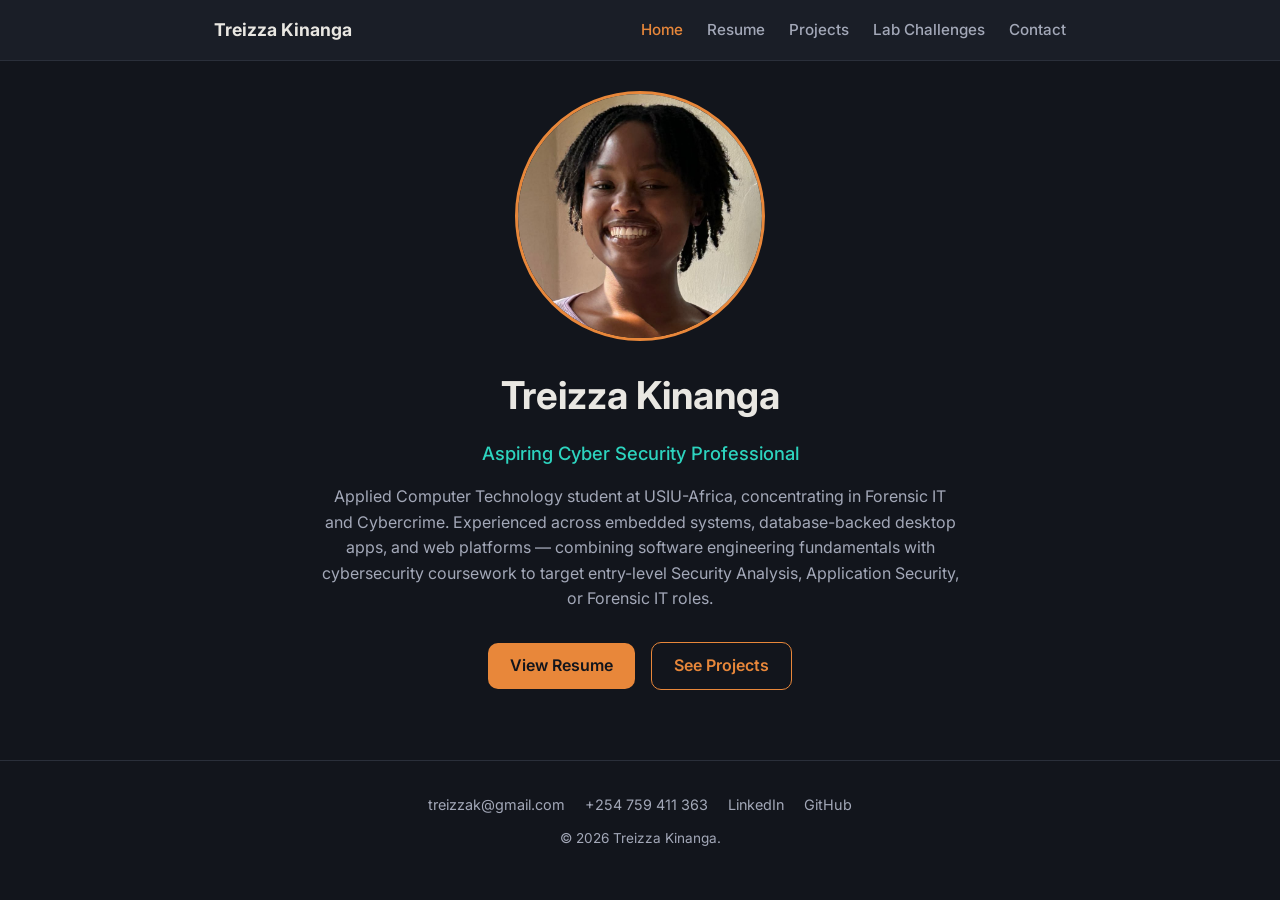
<file: index.html>
<!DOCTYPE html>
<html lang="en">
<head>
<meta charset="UTF-8">
<meta name="viewport" content="width=device-width, initial-scale=1.0">
<title>Treizza Kinanga — Portfolio</title>
<link rel="stylesheet" href="style.css">
<link rel="preconnect" href="https://fonts.googleapis.com">
<link href="https://fonts.googleapis.com/css2?family=Inter:wght@400;500;600;700&display=swap" rel="stylesheet">
</head>
<body>

<nav>
  <div class="container">
    <span class="nav-brand">Treizza Kinanga</span>
    <ul class="nav-links">
      <li><a href="index.html" class="active">Home</a></li>
      <li><a href="resume.html">Resume</a></li>
      <li><a href="projects.html">Projects</a></li>
      <li><a href="labs.html">Lab Challenges</a></li>
      <li><a href="contact.html">Contact</a></li>
    </ul>
  </div>
</nav>

<section class="hero">
  <div class="container">
    <div class="hero-photo">
  <img src="images/Treizza_Picture.jpg" alt="Treizza Kinanga">
</div>
    <h1>Treizza Kinanga</h1>
    <p class="tagline">Aspiring Cyber Security Professional</p>
    <p style="max-width:640px; margin:0 auto 24px;">
      Applied Computer Technology student at USIU-Africa, concentrating in Forensic IT and Cybercrime.
      Experienced across embedded systems, database-backed desktop apps, and web platforms — combining
      software engineering fundamentals with cybersecurity coursework to target entry-level Security
      Analysis, Application Security, or Forensic IT roles.
    </p>
    <a href="resume.html" class="btn">View Resume</a>
    <a href="projects.html" class="btn btn-outline">See Projects</a>
  </div>
</section>

<footer>
  <div class="container">
    <div class="footer-contact">
      <a href="mailto:treizzak@gmail.com">treizzak@gmail.com</a>
      <a href="tel:+254759411363">+254 759 411 363</a>
      <a href="https://www.linkedin.com/in/treizza-kinanga" target="_blank">LinkedIn</a>
      <a href="https://www.github.com/Trizziee" target="_blank">GitHub</a>
    </div>
    <p>&copy; 2026 Treizza Kinanga.</p>
  </div>
</footer>

</body>
</html>
</file>
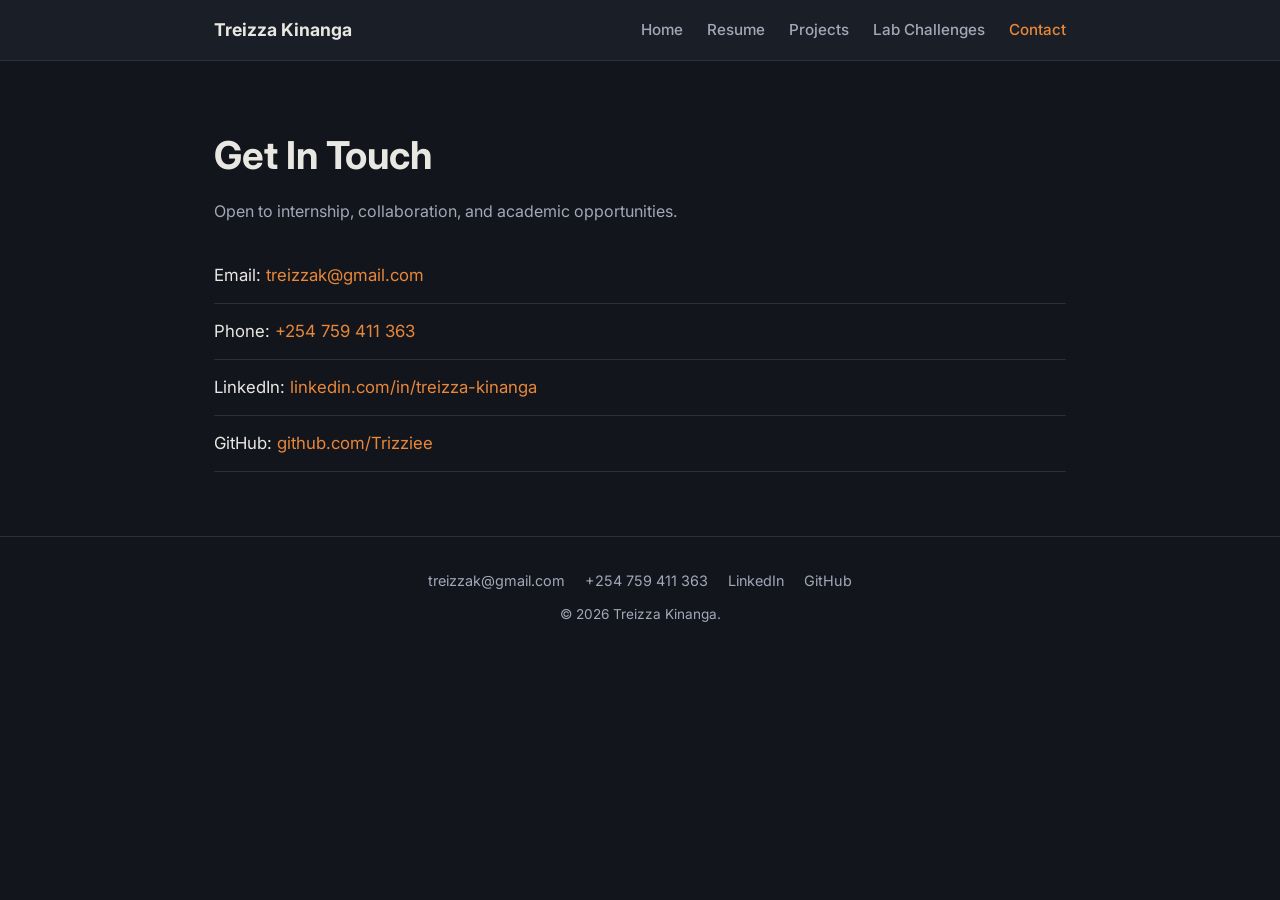
<file: contact.html>
<!DOCTYPE html>
<html lang="en">
<head>
<meta charset="UTF-8">
<meta name="viewport" content="width=device-width, initial-scale=1.0">
<title>Contact — Treizza Kinanga</title>
<link rel="stylesheet" href="style.css">
<link href="https://fonts.googleapis.com/css2?family=Inter:wght@400;500;600;700&display=swap" rel="stylesheet">
</head>
<body>

<nav>
  <div class="container">
    <span class="nav-brand">Treizza Kinanga</span>
    <ul class="nav-links">
      <li><a href="index.html">Home</a></li>
      <li><a href="resume.html">Resume</a></li>
      <li><a href="projects.html">Projects</a></li>
      <li><a href="labs.html">Lab Challenges</a></li>
      <li><a href="contact.html" class="active">Contact</a></li>
    </ul>
  </div>
</nav>

<section>
  <div class="container">
    <h1>Get In Touch</h1>
    <p style="margin-bottom:24px;">Open to internship, collaboration, and academic opportunities.</p>
    <ul class="contact-list">
      <li>Email: <a href="mailto:treizzak@gmail.com">treizzak@gmail.com</a></li>
      <li>Phone: <a href="tel:+254759411363">+254 759 411 363</a></li>
      <li>LinkedIn: <a href="https://www.linkedin.com/in/treizza-kinanga" target="_blank">linkedin.com/in/treizza-kinanga</a></li>
      <li>GitHub: <a href="https://www.github.com/Trizziee" target="_blank">github.com/Trizziee</a></li>
    </ul>
  </div>
</section>

<footer>
  <div class="container">
    <div class="footer-contact">
      <a href="mailto:treizzak@gmail.com">treizzak@gmail.com</a>
      <a href="tel:+254759411363">+254 759 411 363</a>
      <a href="https://www.linkedin.com/in/treizza-kinanga" target="_blank">LinkedIn</a>
      <a href="https://www.github.com/Trizziee" target="_blank">GitHub</a>
    </div>
    <p>&copy; 2026 Treizza Kinanga.</p>
  </div>
</footer>

</body>
</html>
</file>
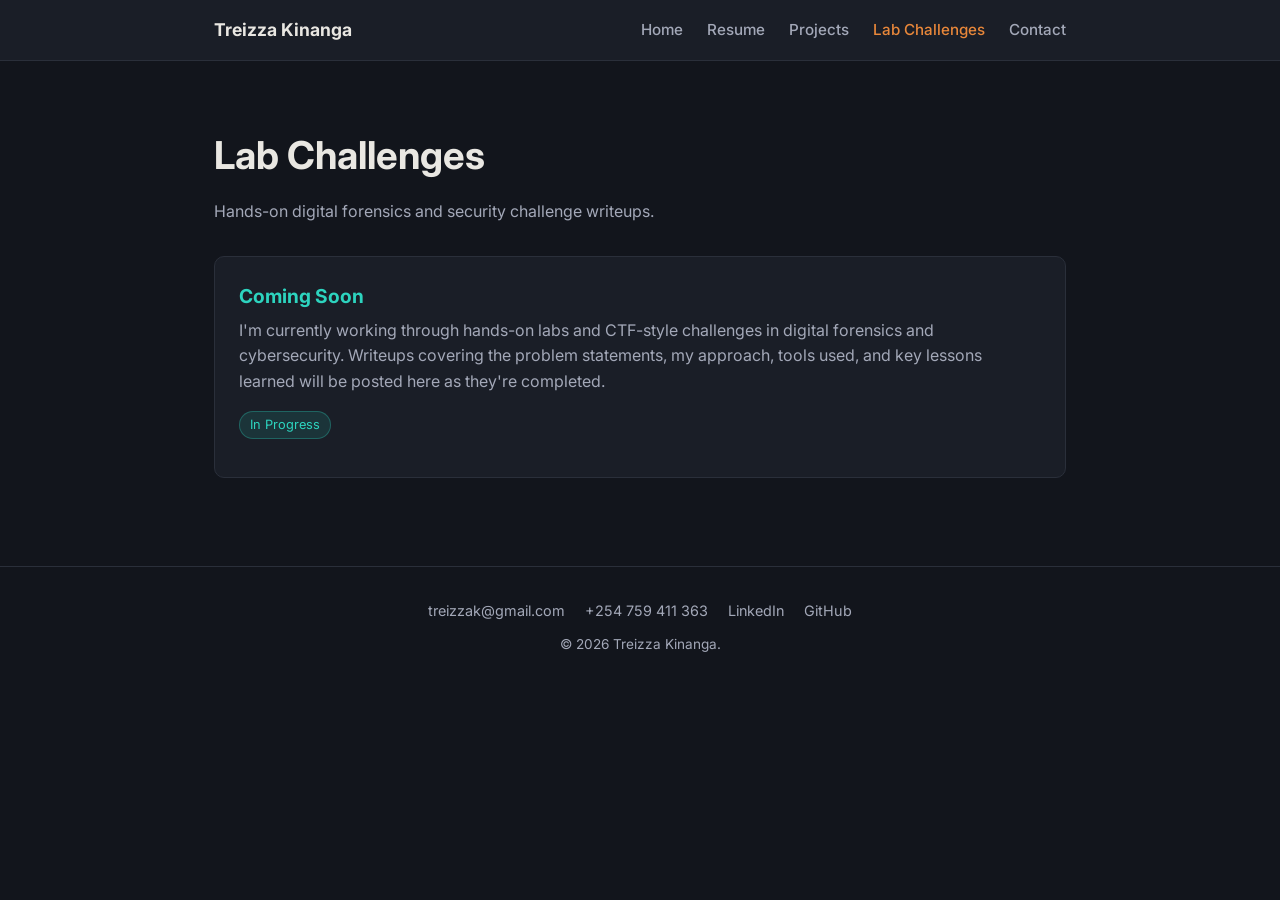
<file: labs.html>
<!DOCTYPE html>
<html lang="en">
<head>
<meta charset="UTF-8">
<meta name="viewport" content="width=device-width, initial-scale=1.0">
<title>Lab Challenges — Treizza Kinanga</title>
<link rel="stylesheet" href="style.css">
<link href="https://fonts.googleapis.com/css2?family=Inter:wght@400;500;600;700&display=swap" rel="stylesheet">
</head>
<body>

<nav>
  <div class="container">
    <span class="nav-brand">Treizza Kinanga</span>
    <ul class="nav-links">
      <li><a href="index.html">Home</a></li>
      <li><a href="resume.html">Resume</a></li>
      <li><a href="projects.html">Projects</a></li>
      <li><a href="labs.html" class="active">Lab Challenges</a></li>
      <li><a href="contact.html">Contact</a></li>
    </ul>
  </div>
</nav>

<section>
  <div class="container">
    <h1>Lab Challenges</h1>
    <p style="margin-bottom:32px;">Hands-on digital forensics and security challenge writeups.</p>

    <div class="card">
      <h3>Coming Soon</h3>
      <p>I'm currently working through hands-on labs and CTF-style challenges in digital forensics and
      cybersecurity. Writeups covering the problem statements, my approach, tools used, and key lessons
      learned will be posted here as they're completed.</p>
      <div class="tags">
        <span class="tag">In Progress</span>
      </div>
    </div>
  </div>
</section>

<footer>
  <div class="container">
    <div class="footer-contact">
      <a href="mailto:treizzak@gmail.com">treizzak@gmail.com</a>
      <a href="tel:+254759411363">+254 759 411 363</a>
      <a href="https://www.linkedin.com/in/treizza-kinanga" target="_blank">LinkedIn</a>
      <a href="https://www.github.com/Trizziee" target="_blank">GitHub</a>
    </div>
    <p>&copy; 2026 Treizza Kinanga.</p>
  </div>
</footer>

</body>
</html>
</file>
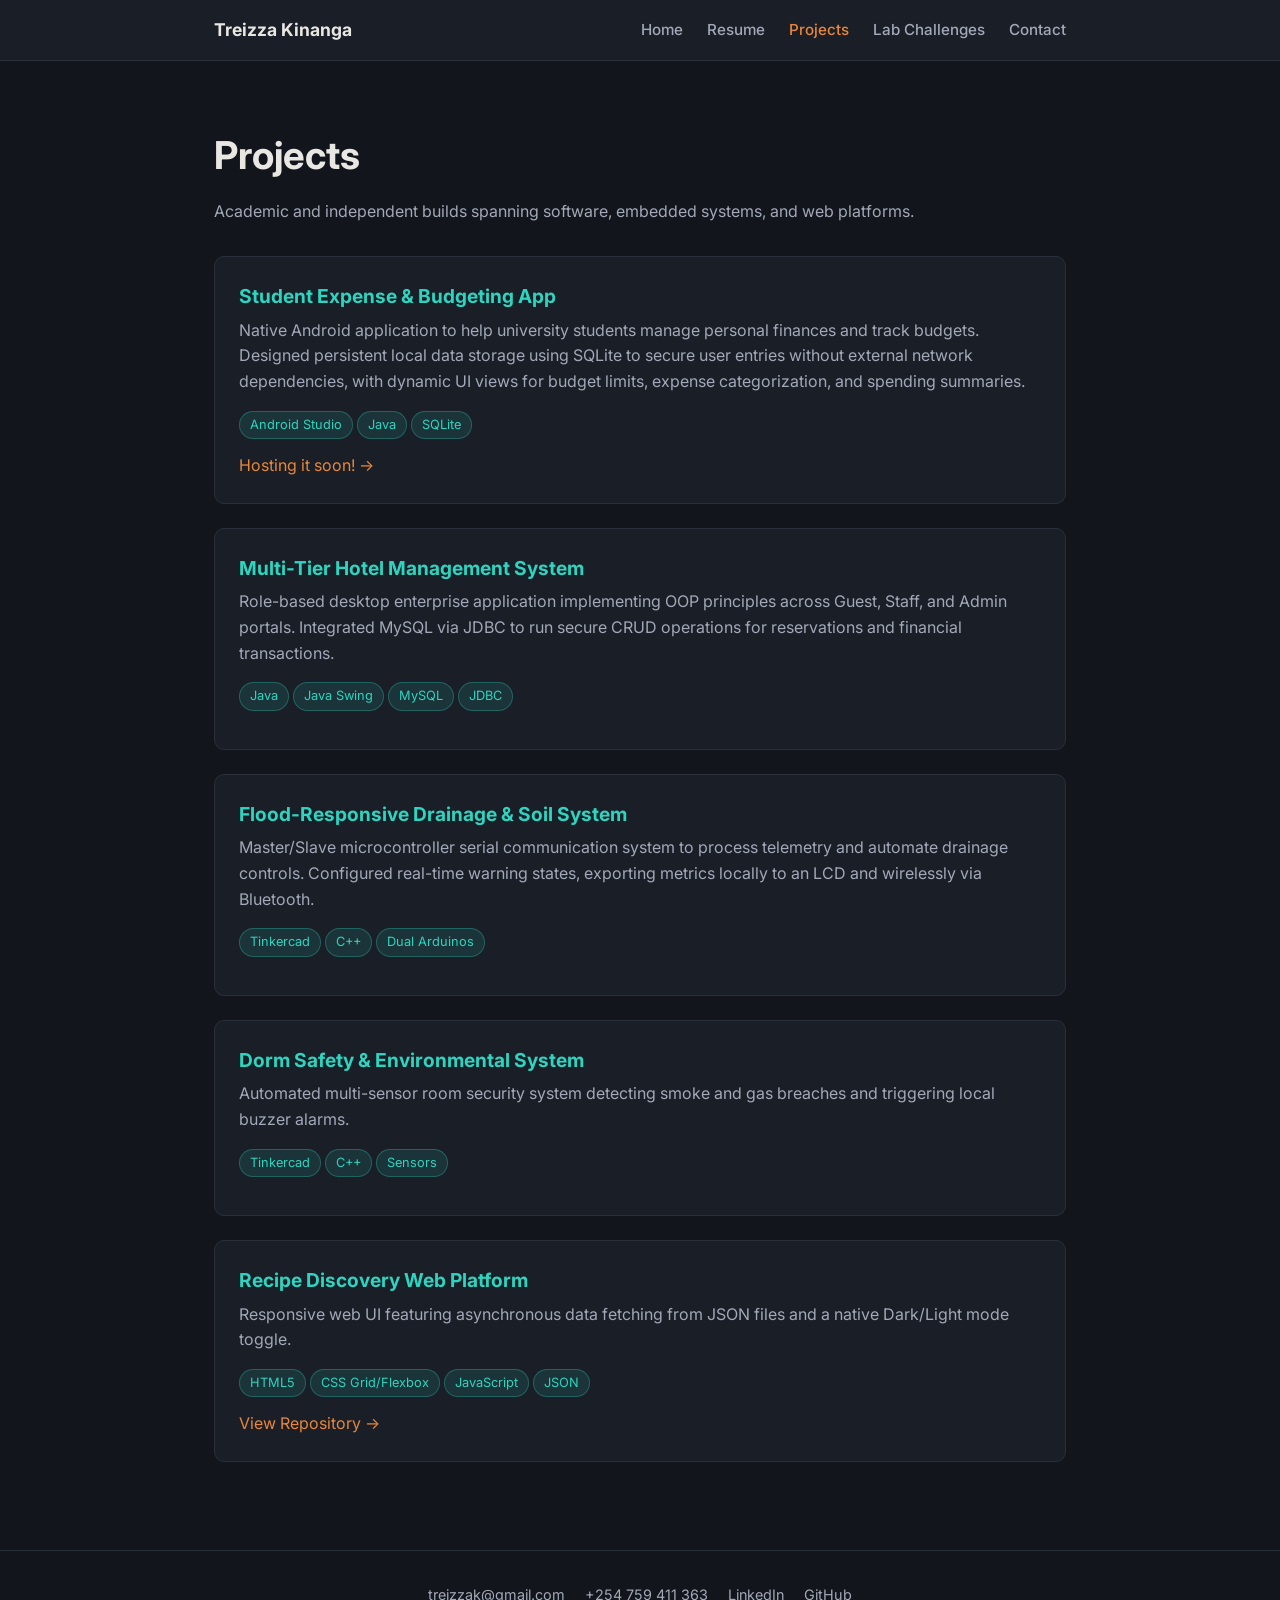
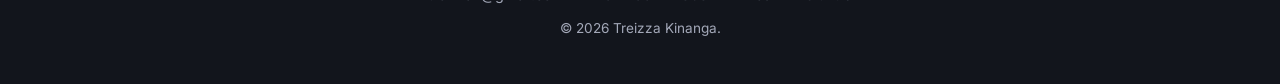
<file: projects.html>
<!DOCTYPE html>
<html lang="en">
<head>
<meta charset="UTF-8">
<meta name="viewport" content="width=device-width, initial-scale=1.0">
<title>Projects — Treizza Kinanga</title>
<link rel="stylesheet" href="style.css">
<link href="https://fonts.googleapis.com/css2?family=Inter:wght@400;500;600;700&display=swap" rel="stylesheet">
</head>
<body>

<nav>
  <div class="container">
    <span class="nav-brand">Treizza Kinanga</span>
    <ul class="nav-links">
      <li><a href="index.html">Home</a></li>
      <li><a href="resume.html">Resume</a></li>
      <li><a href="projects.html" class="active">Projects</a></li>
      <li><a href="labs.html">Lab Challenges</a></li>
      <li><a href="contact.html">Contact</a></li>
    </ul>
  </div>
</nav>

<section>
  <div class="container">
    <h1>Projects</h1>
    <p style="margin-bottom:32px;">Academic and independent builds spanning software, embedded systems, and web platforms.</p>

    <div class="card">
      <h3>Student Expense & Budgeting App</h3>
      <p>Native Android application to help university students manage personal finances and track budgets.
      Designed persistent local data storage using SQLite to secure user entries without external network
      dependencies, with dynamic UI views for budget limits, expense categorization, and spending summaries.</p>
      <div class="tags">
        <span class="tag">Android Studio</span><span class="tag">Java</span><span class="tag">SQLite</span>
      </div>
      <a href="[GitHub repo link]">Hosting it soon! →</a>
    </div>

    <div class="card">
      <h3>Multi-Tier Hotel Management System</h3>
      <p>Role-based desktop enterprise application implementing OOP principles across Guest, Staff, and Admin
      portals. Integrated MySQL via JDBC to run secure CRUD operations for reservations and financial
      transactions.</p>
      <div class="tags">
        <span class="tag">Java</span><span class="tag">Java Swing</span><span class="tag">MySQL</span><span class="tag">JDBC</span>
      </div>
    </div>

    <div class="card">
      <h3>Flood-Responsive Drainage & Soil System</h3>
      <p>Master/Slave microcontroller serial communication system to process telemetry and automate drainage
      controls. Configured real-time warning states, exporting metrics locally to an LCD and wirelessly via
      Bluetooth.</p>
      <div class="tags">
        <span class="tag">Tinkercad</span><span class="tag">C++</span><span class="tag">Dual Arduinos</span>
      </div>
    </div>

    <div class="card">
      <h3>Dorm Safety & Environmental System</h3>
      <p>Automated multi-sensor room security system detecting smoke and gas breaches and triggering local
      buzzer alarms.</p>
      <div class="tags">
        <span class="tag">Tinkercad</span><span class="tag">C++</span><span class="tag">Sensors</span>
      </div>
    </div>

    <div class="card">
      <h3>Recipe Discovery Web Platform</h3>
      <p>Responsive web UI featuring asynchronous data fetching from JSON files and a native Dark/Light mode
      toggle.</p>
      <div class="tags">
        <span class="tag">HTML5</span><span class="tag">CSS Grid/Flexbox</span><span class="tag">JavaScript</span><span class="tag">JSON</span>
      </div>
      <a href="https://trizziee.github.io/Recipe-Website/">View Repository →</a>
    </div>
  </div>
</section>

<footer>
  <div class="container">
    <div class="footer-contact">
      <a href="mailto:treizzak@gmail.com">treizzak@gmail.com</a>
      <a href="tel:+254759411363">+254 759 411 363</a>
      <a href="https://www.linkedin.com/in/treizza-kinanga" target="_blank">LinkedIn</a>
      <a href="https://www.github.com/Trizziee" target="_blank">GitHub</a>
    </div>
    <p>&copy; 2026 Treizza Kinanga.</p>
  </div>
</footer>

</body>
</html>
</file>
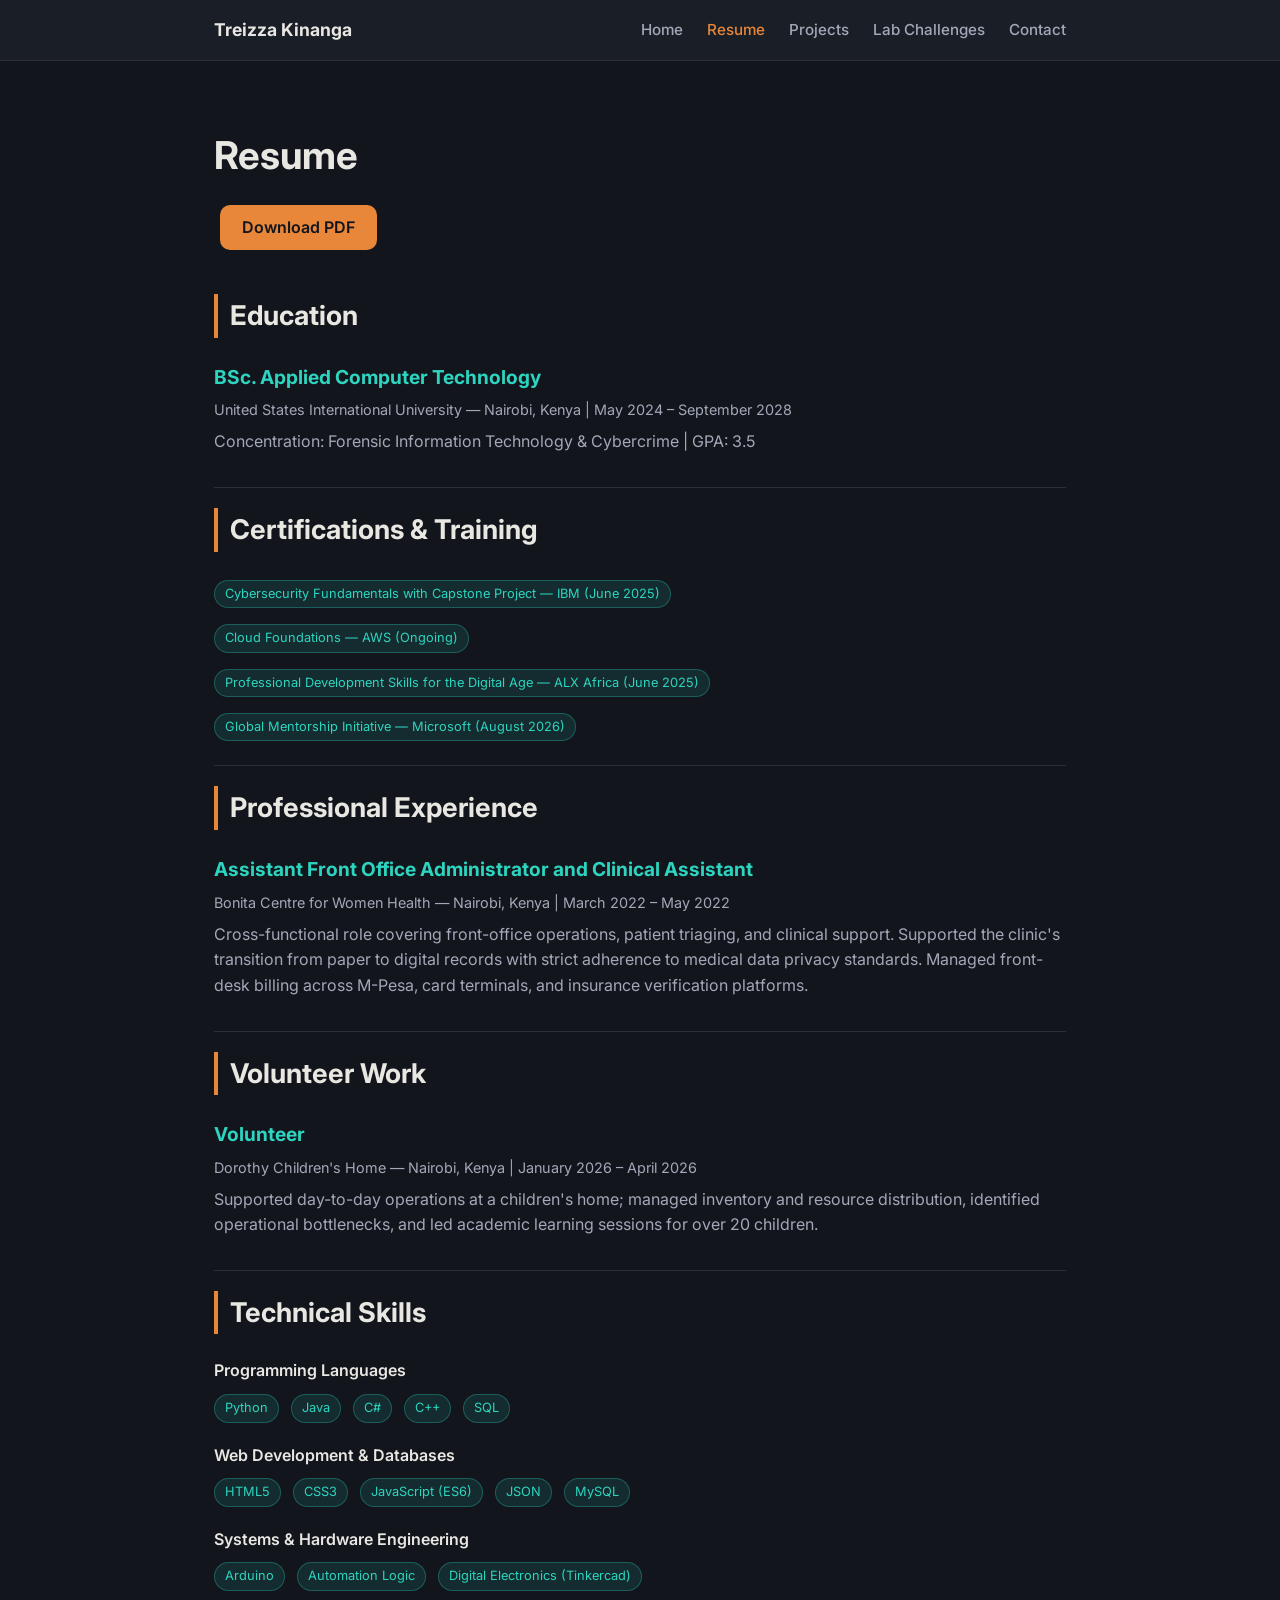
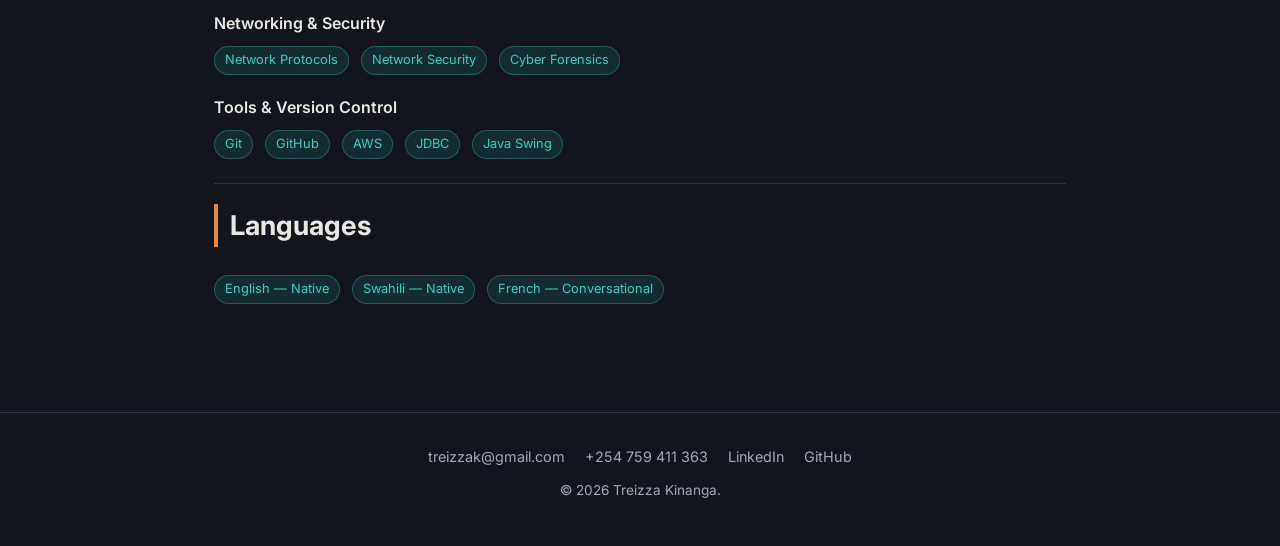
<file: resume.html>
<!DOCTYPE html>
<html lang="en">
<head>
<meta charset="UTF-8">
<meta name="viewport" content="width=device-width, initial-scale=1.0">
<title>Resume — Treizza Kinanga</title>
<link rel="stylesheet" href="style.css">
<link href="https://fonts.googleapis.com/css2?family=Inter:wght@400;500;600;700&display=swap" rel="stylesheet">
</head>
<body>

<nav>
  <div class="container">
    <span class="nav-brand">Treizza Kinanga</span>
    <ul class="nav-links">
      <li><a href="index.html">Home</a></li>
      <li><a href="resume.html" class="active">Resume</a></li>
      <li><a href="projects.html">Projects</a></li>
      <li><a href="labs.html">Lab Challenges</a></li>
      <li><a href="contact.html">Contact</a></li>
    </ul>
  </div>
</nav>

<section>
  <div class="container">
    <h1>Resume</h1>
    <p><a href="Treizza_Kinanga_CV.pdf" class="btn" download style="margin-bottom:32px;">Download PDF</a></p>

    <h2>Education</h2>
    <div class="resume-item">
      <h3>BSc. Applied Computer Technology</h3>
      <div class="resume-meta">United States International University — Nairobi, Kenya | May 2024 – September 2028</div>
      <p>Concentration: Forensic Information Technology & Cybercrime | GPA: 3.5</p>
    </div>

    <h2>Certifications & Training</h2>
    <div class="resume-item">
      <div class="skill-grid">
        <span class="tag">Cybersecurity Fundamentals with Capstone Project — IBM (June 2025)</span>
      </div>
      <div class="skill-grid" style="margin-top:8px;">
        <span class="tag">Cloud Foundations — AWS (Ongoing)</span>
      </div>
      <div class="skill-grid" style="margin-top:8px;">
        <span class="tag">Professional Development Skills for the Digital Age — ALX Africa (June 2025)</span>
      </div>
      <div class="skill-grid" style="margin-top:8px;">
        <span class="tag">Global Mentorship Initiative — Microsoft (August 2026)</span>
      </div>
    </div>

    <h2>Professional Experience</h2>
    <div class="resume-item">
      <h3>Assistant Front Office Administrator and Clinical Assistant</h3>
      <div class="resume-meta">Bonita Centre for Women Health — Nairobi, Kenya | March 2022 – May 2022</div>
      <p>Cross-functional role covering front-office operations, patient triaging, and clinical support.
      Supported the clinic's transition from paper to digital records with strict adherence to medical
      data privacy standards. Managed front-desk billing across M-Pesa, card terminals, and insurance
      verification platforms.</p>
    </div>

    <h2>Volunteer Work</h2>
    <div class="resume-item">
      <h3>Volunteer</h3>
      <div class="resume-meta">Dorothy Children's Home — Nairobi, Kenya | January 2026 – April 2026</div>
      <p>Supported day-to-day operations at a children's home; managed inventory and resource distribution,
      identified operational bottlenecks, and led academic learning sessions for over 20 children.</p>
    </div>

    <h2>Technical Skills</h2>
    <div class="resume-item">
      <p style="color:var(--text); font-weight:600; margin-bottom:6px;">Programming Languages</p>
      <div class="skill-grid">
        <span class="tag">Python</span><span class="tag">Java</span><span class="tag">C#</span>
        <span class="tag">C++</span><span class="tag">SQL</span>
      </div>
      <p style="color:var(--text); font-weight:600; margin:16px 0 6px;">Web Development & Databases</p>
      <div class="skill-grid">
        <span class="tag">HTML5</span><span class="tag">CSS3</span><span class="tag">JavaScript (ES6)</span>
        <span class="tag">JSON</span><span class="tag">MySQL</span>
      </div>
      <p style="color:var(--text); font-weight:600; margin:16px 0 6px;">Systems & Hardware Engineering</p>
      <div class="skill-grid">
        <span class="tag">Arduino</span><span class="tag">Automation Logic</span><span class="tag">Digital Electronics (Tinkercad)</span>
      </div>
      <p style="color:var(--text); font-weight:600; margin:16px 0 6px;">Networking & Security</p>
      <div class="skill-grid">
        <span class="tag">Network Protocols</span><span class="tag">Network Security</span><span class="tag">Cyber Forensics</span>
      </div>
      <p style="color:var(--text); font-weight:600; margin:16px 0 6px;">Tools & Version Control</p>
      <div class="skill-grid">
        <span class="tag">Git</span><span class="tag">GitHub</span><span class="tag">AWS</span>
        <span class="tag">JDBC</span><span class="tag">Java Swing</span>
      </div>
    </div>

    <h2>Languages</h2>
    <div class="resume-item">
      <div class="skill-grid">
        <span class="tag">English — Native</span>
        <span class="tag">Swahili — Native</span>
        <span class="tag">French — Conversational</span>
      </div>
    </div>
  </div>
</section>

<footer>
  <div class="container">
    <div class="footer-contact">
      <a href="mailto:treizzak@gmail.com">treizzak@gmail.com</a>
      <a href="tel:+254759411363">+254 759 411 363</a>
      <a href="https://www.linkedin.com/in/treizza-kinanga" target="_blank">LinkedIn</a>
      <a href="https://www.github.com/Trizziee" target="_blank">GitHub</a>
    </div>
    <p>&copy; 2026 Treizza Kinanga.</p>
  </div>
</footer>

</body>
</html>
</file>
<file: style.css>
:root {
  --bg: #12151c;
  --bg-alt: #1a1e27;
  --text: #e9e7e2;
  --text-muted: #a3a8b8;
  --accent: #e8873a;
  --accent-2: #2dd4bf;
  --border: #2a2f3a;
  --radius: 10px;
}

* { box-sizing: border-box; margin: 0; padding: 0; }

body {
  background: var(--bg);
  color: var(--text);
  font-family: 'Inter', -apple-system, BlinkMacSystemFont, 'Segoe UI', sans-serif;
  line-height: 1.6;
}

a { color: var(--accent); text-decoration: none; }
a:hover { color: var(--accent-2); }

.container {
  max-width: 900px;
  margin: 0 auto;
  padding: 0 24px;
}

/* Nav */
nav {
  border-bottom: 1px solid var(--border);
  background: var(--bg-alt);
}
nav .container {
  display: flex;
  justify-content: space-between;
  align-items: center;
  padding: 16px 24px;
}
.nav-brand {
  font-weight: 700;
  color: var(--text);
  font-size: 1.1rem;
}
.nav-links {
  display: flex;
  gap: 24px;
  list-style: none;
}
.nav-links a {
  color: var(--text-muted);
  font-weight: 500;
  font-size: 0.95rem;
}
.nav-links a:hover, .nav-links a.active {
  color: var(--accent);
}

/* Sections */
section {
  padding: 64px 0;
}
h1 {
  font-size: 2.4rem;
  margin-bottom: 12px;
  color: var(--text);
}
h2 {
  font-size: 1.7rem;
  margin-bottom: 24px;
  color: var(--text);
  border-left: 4px solid var(--accent);
  padding-left: 12px;
}
h3 {
  font-size: 1.2rem;
  color: var(--accent-2);
  margin-bottom: 6px;
}
p { color: var(--text-muted); margin-bottom: 12px; }

/* Hero (home page) */
.hero {
  text-align: center;
  padding: 30px 0 64px;
}
.hero-photo {
  width: 250px;
  height: 250px;
  border-radius: 50%;
  background: var(--bg-alt);
  border: 3px solid var(--accent);
  margin: 0 auto 24px;
  display: flex;
  align-items: center;
  justify-content: center;
  color: var(--text-muted);
  font-size: 0.85rem;
  overflow: hidden;
}
.hero-photo img { width: 100%; height: 100%; object-fit: cover; }
.hero-photo img { width: 100%; height: 100%; object-fit: cover; }
.tagline {
  color: var(--accent-2);
  font-size: 1.15rem;
  font-weight: 500;
  margin-bottom: 16px;
}
.btn {
  display: inline-block;
  background: var(--accent);
  color: var(--bg);
  padding: 10px 22px;
  border-radius: var(--radius);
  font-weight: 600;
  margin: 6px;
}
.btn:hover { background: var(--accent-2); color: var(--bg); }
.btn-outline {
  background: transparent;
  border: 1px solid var(--accent);
  color: var(--accent);
}

/* Cards */
.card {
  background: var(--bg-alt);
  border: 1px solid var(--border);
  border-radius: var(--radius);
  padding: 24px;
  margin-bottom: 24px;
}
.tags { margin: 10px 0; }
.tag {
  display: inline-block;
  background: rgba(45, 212, 191, 0.12);
  color: var(--accent-2);
  border: 1px solid rgba(45, 212, 191, 0.3);
  padding: 3px 10px;
  border-radius: 20px;
  font-size: 0.8rem;
  margin: 4px 4px 4px 0;
}
.card img {
  width: 100%;
  border-radius: 6px;
  margin: 12px 0;
  border: 1px solid var(--border);
}

/* Resume */
.resume-item {
  border-bottom: 1px solid var(--border);
  padding-bottom: 20px;
  margin-bottom: 20px;
}
.resume-item:last-child { border-bottom: none; }
.resume-meta {
  color: var(--text-muted);
  font-size: 0.9rem;
  margin-bottom: 8px;
}
.skill-grid {
  display: flex;
  flex-wrap: wrap;
  gap: 8px;
}

/* Contact */
.contact-list {
  list-style: none;
}
.contact-list li {
  padding: 14px 0;
  border-bottom: 1px solid var(--border);
  font-size: 1.05rem;
}

/* Footer */
footer {
  text-align: center;
  padding: 32px 0;
  color: var(--text-muted);
  font-size: 0.85rem;
  border-top: 1px solid var(--border);
  .footer-contact {
  display: flex;
  flex-wrap: wrap;
  justify-content: center;
  gap: 20px;
  margin-bottom: 12px;
  font-size: 0.9rem;
}
.footer-contact a { color: var(--text-muted); }
.footer-contact a:hover { color: var(--accent); }
}

/* Responsive */
@media (max-width: 600px) {
  nav .container { flex-direction: column; gap: 12px; }
  h1 { font-size: 1.9rem; }
}
</file>
